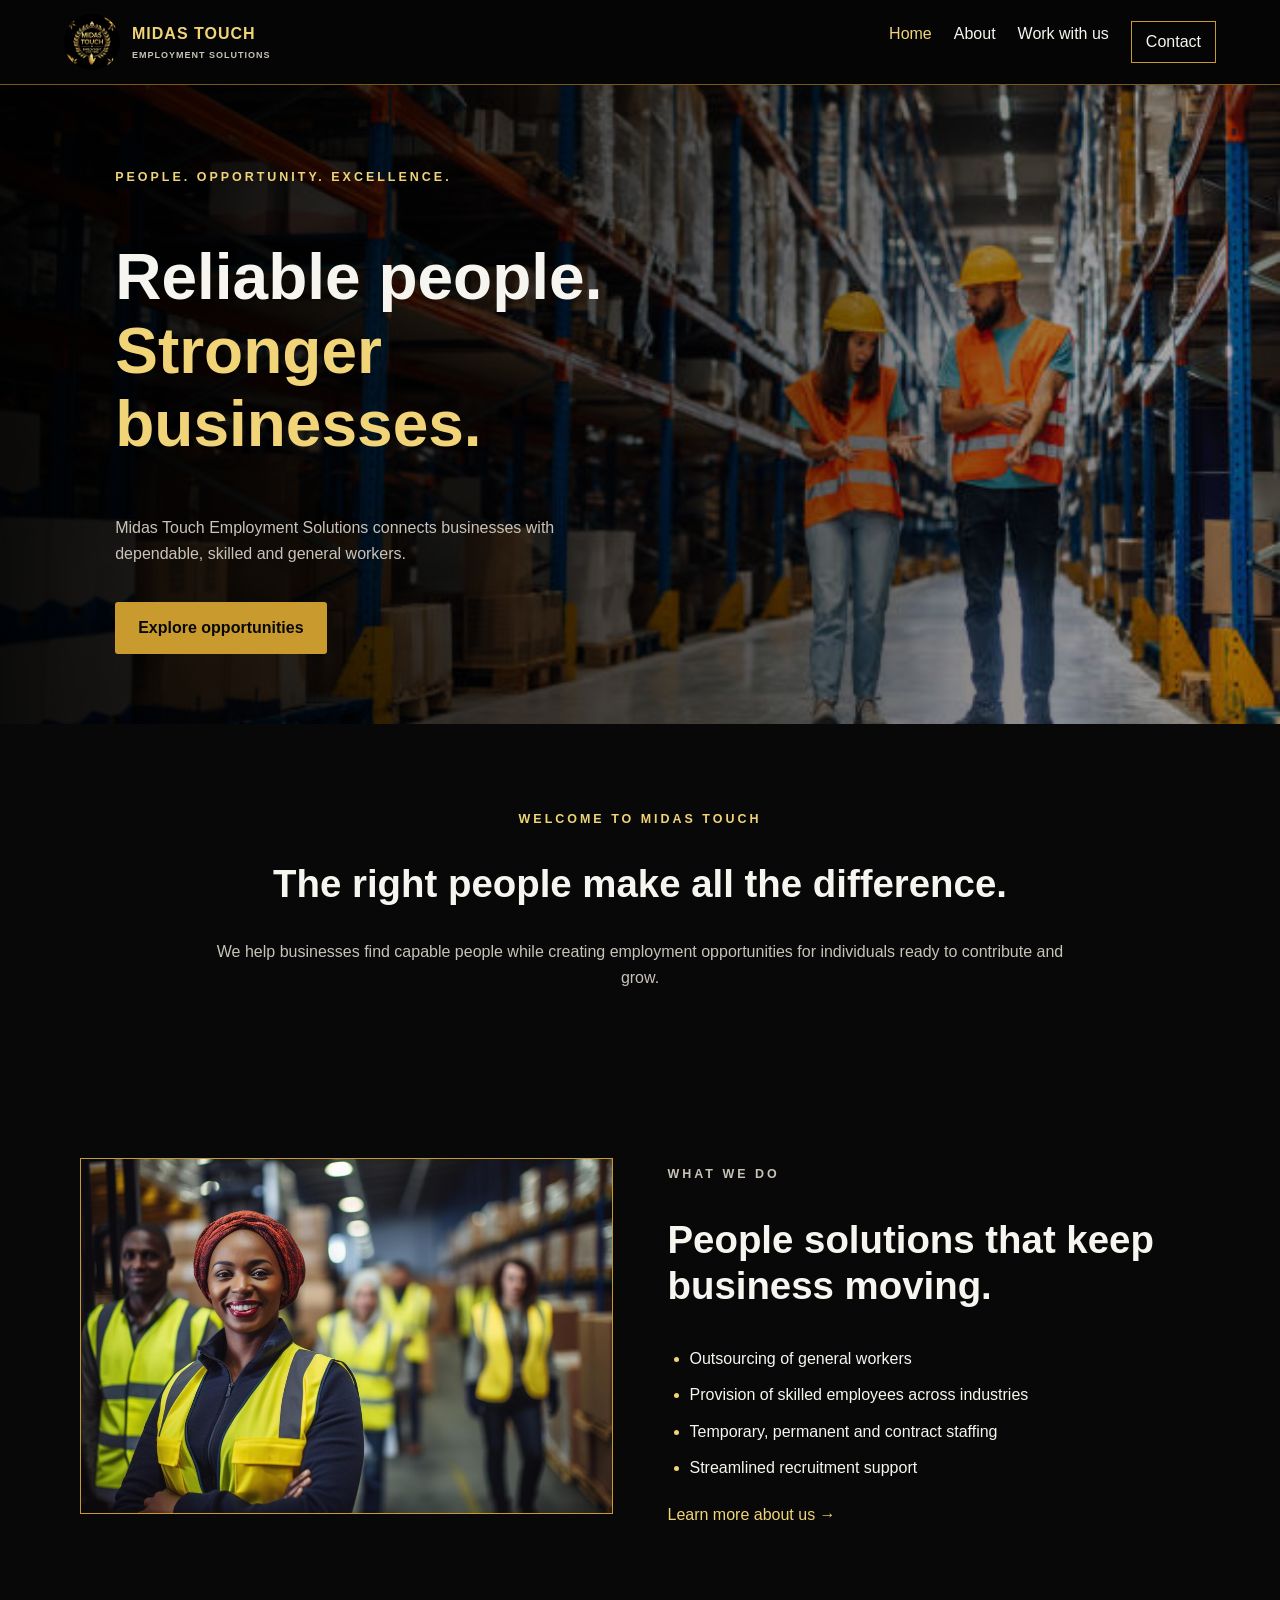
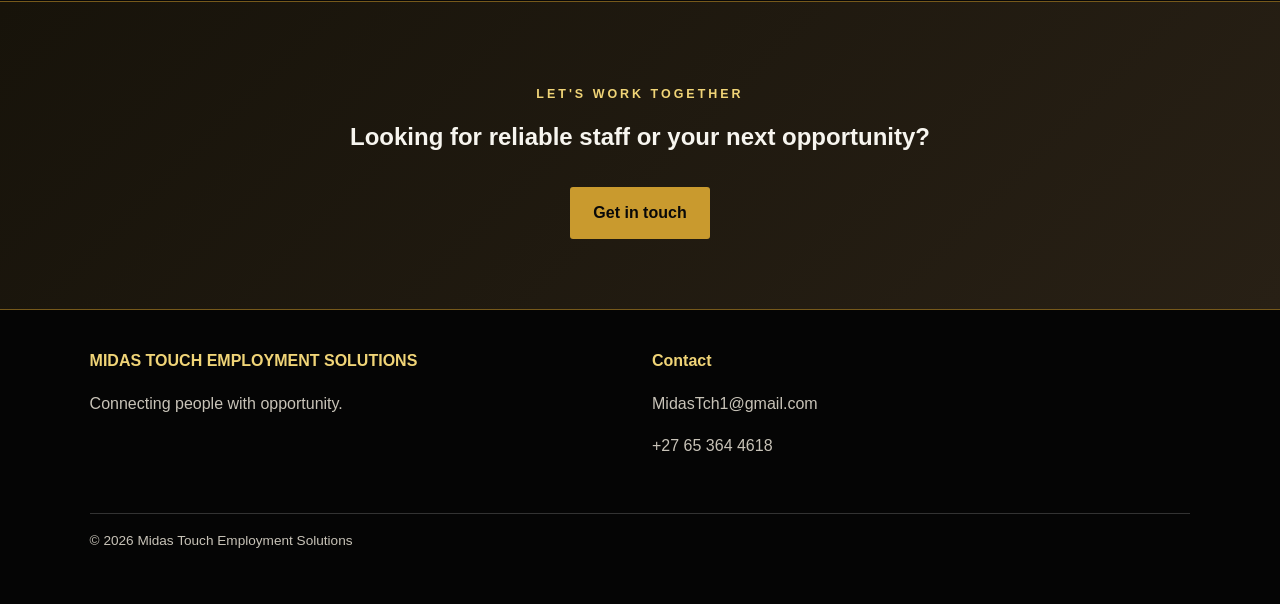
<file: index.html>
<!DOCTYPE html>
<html lang="en">
<head>
  <meta charset="UTF-8">
  <meta name="viewport" content="width=device-width, initial-scale=1.0">
  <meta name="description" content="Midas Touch Employment Solutions connects businesses with reliable, skilled and general workers.">
  <title>Midas Touch Employment Solutions | Home</title>
  <link rel="stylesheet" href="site.css">
</head>
<body>
  <header class="site-header">
    <a class="brand" href="index.html" aria-label="Midas Touch home">
      <img src="Midas-TES-Website/Branding/logo.jpg" alt="Midas Touch Employment Solutions logo">
      <span>MIDAS TOUCH <small>EMPLOYMENT SOLUTIONS</small></span>
    </a>
    <nav aria-label="Main navigation">
      <a class="active" href="index.html">Home</a>
      <a href="about.html">About</a>
      <a href="work.html">Work with us</a>
      <a class="nav-cta" href="mailto:MidasTch1@gmail.com">Contact</a>
    </nav>
  </header>

  <main>
    <section class="hero">
      <img class="hero-image" src="Midas-TES-Website/Branding/warehouse.jpg" alt="Warehouse team working in a logistics facility">
      <div class="hero-shade"></div>
      <div class="hero-content">
        <p class="eyebrow">PEOPLE. OPPORTUNITY. EXCELLENCE.</p>
        <h1>Reliable people.<br><span>Stronger businesses.</span></h1>
        <p>Midas Touch Employment Solutions connects businesses with dependable, skilled and general workers.</p>
        <a class="button" href="work.html">Explore opportunities</a>
      </div>
    </section>

    <section class="intro section-wrap">
      <p class="eyebrow">WELCOME TO MIDAS TOUCH</p>
      <h2>The right people make all the difference.</h2>
      <p>We help businesses find capable people while creating employment opportunities for individuals ready to contribute and grow.</p>
    </section>

    <section class="feature section-wrap">
      <div class="feature-image">
        <img src="Midas-TES-Website/Branding/team.jpg" alt="Warehouse employees ready for work">
      </div>
      <div class="feature-copy">
        <p class="eyebrow">WHAT WE DO</p>
        <h2>People solutions that keep business moving.</h2>
        <ul class="gold-list">
          <li>Outsourcing of general workers</li>
          <li>Provision of skilled employees across industries</li>
          <li>Temporary, permanent and contract staffing</li>
          <li>Streamlined recruitment support</li>
        </ul>
        <a class="text-link" href="about.html">Learn more about us →</a>
      </div>
    </section>

    <section class="callout">
      <p class="eyebrow">LET'S WORK TOGETHER</p>
      <h2>Looking for reliable staff or your next opportunity?</h2>
      <a class="button" href="mailto:MidasTch1@gmail.com">Get in touch</a>
    </section>
  </main>

  <footer class="site-footer">
    <div><strong>MIDAS TOUCH EMPLOYMENT SOLUTIONS</strong><p>Connecting people with opportunity.</p></div>
    <div><strong>Contact</strong><p><a href="mailto:MidasTch1@gmail.com">MidasTch1@gmail.com</a></p><p><a href="tel:+27653644618">+27 65 364 4618</a></p></div>
    <p class="copyright">© 2026 Midas Touch Employment Solutions</p>
  </footer>
</body>
</html>
</file>
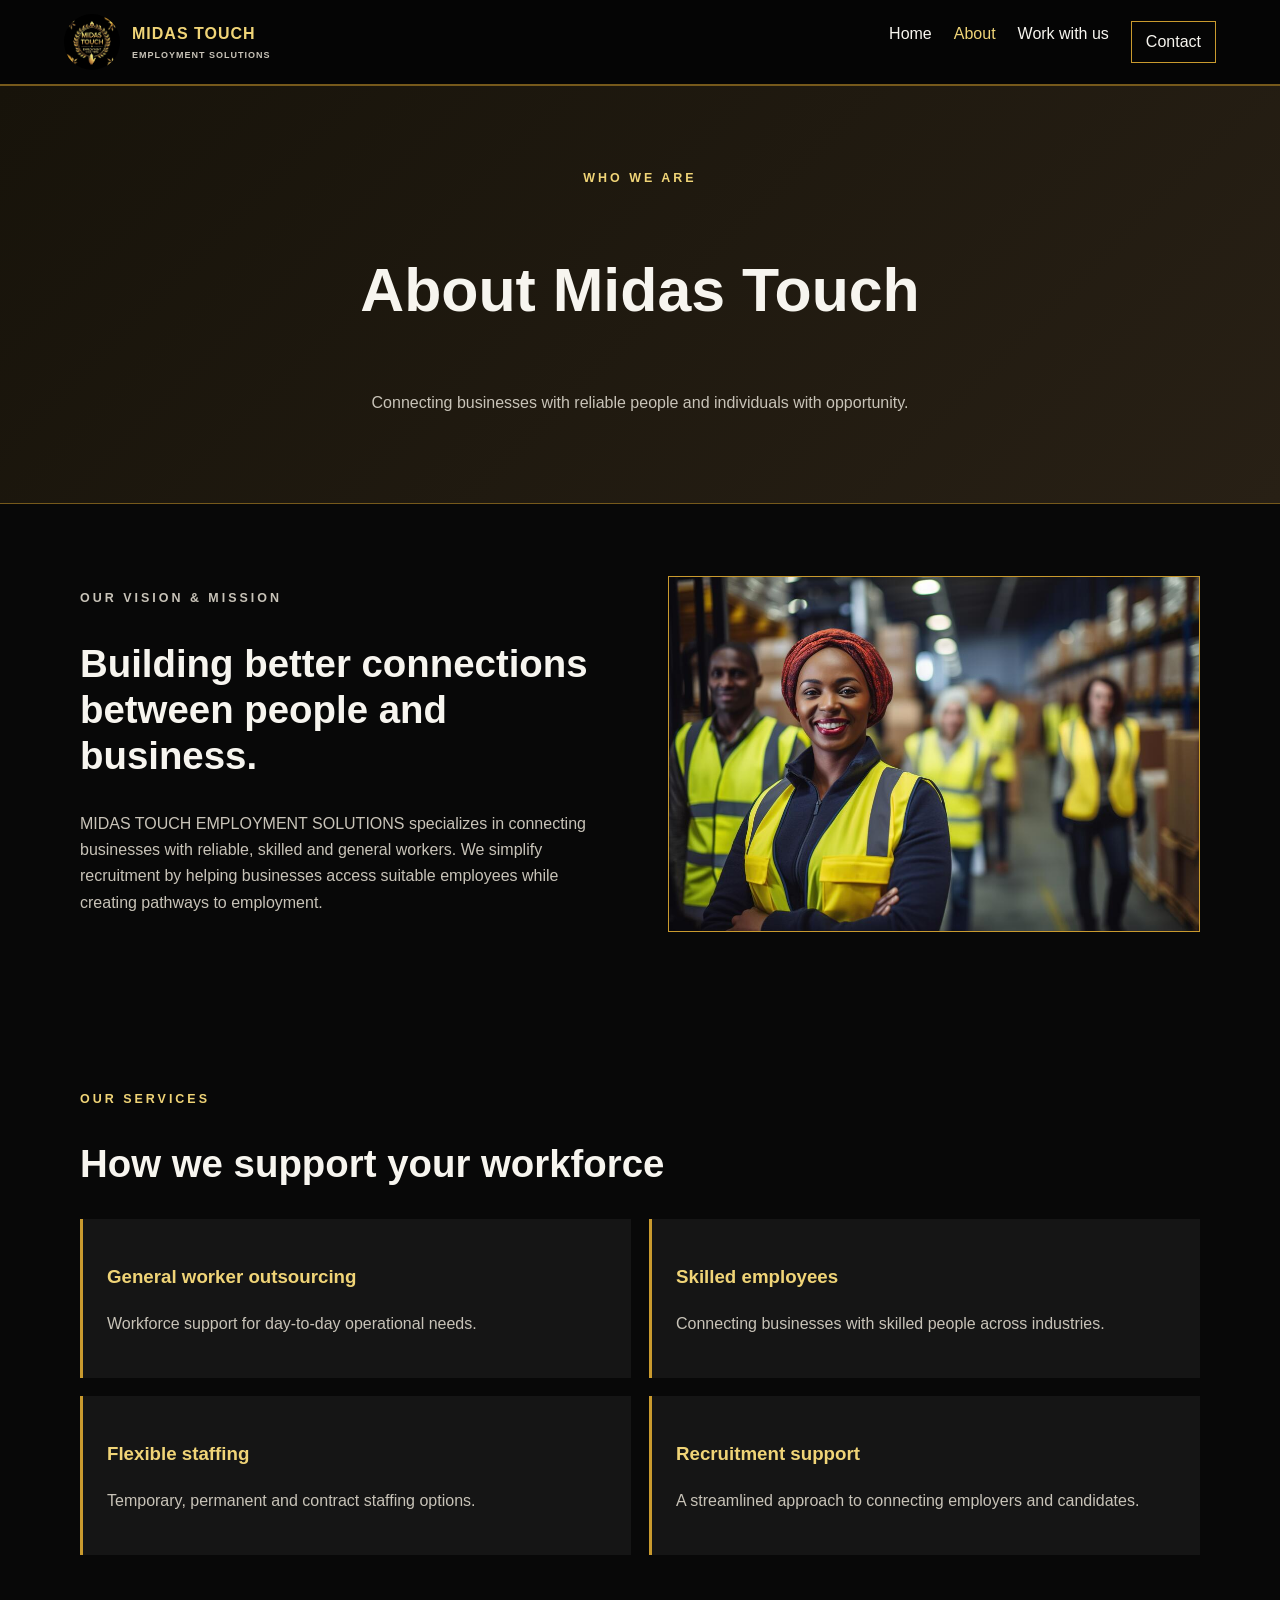
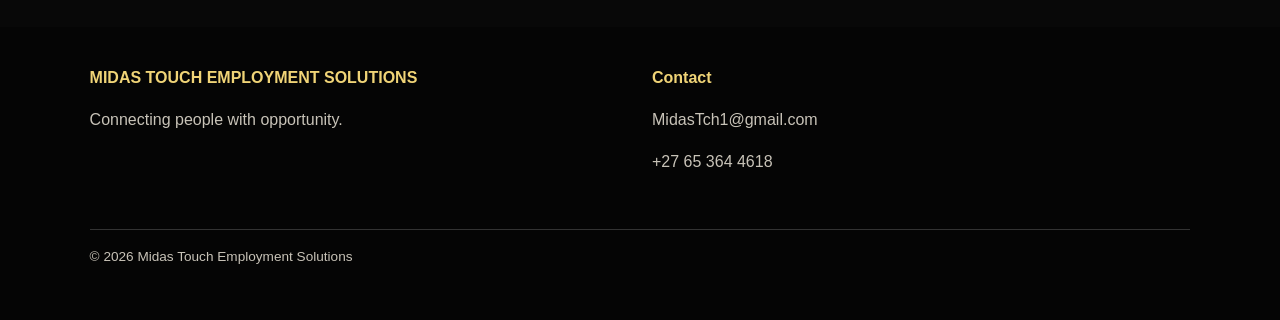
<file: about.html>
<!DOCTYPE html>
<html lang="en">
<head>
  <meta charset="UTF-8">
  <meta name="viewport" content="width=device-width, initial-scale=1.0">
  <meta name="description" content="Learn about Midas Touch Employment Solutions.">
  <title>About | Midas Touch Employment Solutions</title>
  <link rel="stylesheet" href="site.css">
</head>
<body>
  <header class="site-header">
    <a class="brand" href="index.html" aria-label="Midas Touch home">
      <img src="Midas-TES-Website/Branding/logo.jpg" alt="Midas Touch Employment Solutions logo">
      <span>MIDAS TOUCH <small>EMPLOYMENT SOLUTIONS</small></span>
    </a>
    <nav aria-label="Main navigation">
      <a href="index.html">Home</a><a class="active" href="about.html">About</a>
      <a href="work.html">Work with us</a><a class="nav-cta" href="mailto:MidasTch1@gmail.com">Contact</a>
    </nav>
  </header>
  <main>
    <section class="page-banner">
      <p class="eyebrow">WHO WE ARE</p>
      <h1>About Midas Touch</h1>
      <p>Connecting businesses with reliable people and individuals with opportunity.</p>
    </section>
    <section class="section-wrap about-layout">
      <div>
        <p class="eyebrow">OUR VISION & MISSION</p>
        <h2>Building better connections between people and business.</h2>
        <p>MIDAS TOUCH EMPLOYMENT SOLUTIONS specializes in connecting businesses with reliable, skilled and general workers. We simplify recruitment by helping businesses access suitable employees while creating pathways to employment.</p>
      </div>
      <img src="Midas-TES-Website/Branding/team.jpg" alt="Employees in a warehouse workplace">
    </section>
    <section class="section-wrap services">
      <p class="eyebrow">OUR SERVICES</p><h2>How we support your workforce</h2>
      <div class="service-grid">
        <article><h3>General worker outsourcing</h3><p>Workforce support for day-to-day operational needs.</p></article>
        <article><h3>Skilled employees</h3><p>Connecting businesses with skilled people across industries.</p></article>
        <article><h3>Flexible staffing</h3><p>Temporary, permanent and contract staffing options.</p></article>
        <article><h3>Recruitment support</h3><p>A streamlined approach to connecting employers and candidates.</p></article>
      </div>
    </section>
  </main>
  <footer class="site-footer">
    <div><strong>MIDAS TOUCH EMPLOYMENT SOLUTIONS</strong><p>Connecting people with opportunity.</p></div>
    <div><strong>Contact</strong><p><a href="mailto:MidasTch1@gmail.com">MidasTch1@gmail.com</a></p><p><a href="tel:+27653644618">+27 65 364 4618</a></p></div>
    <p class="copyright">© 2026 Midas Touch Employment Solutions</p>
  </footer>
</body>
</html>
</file>
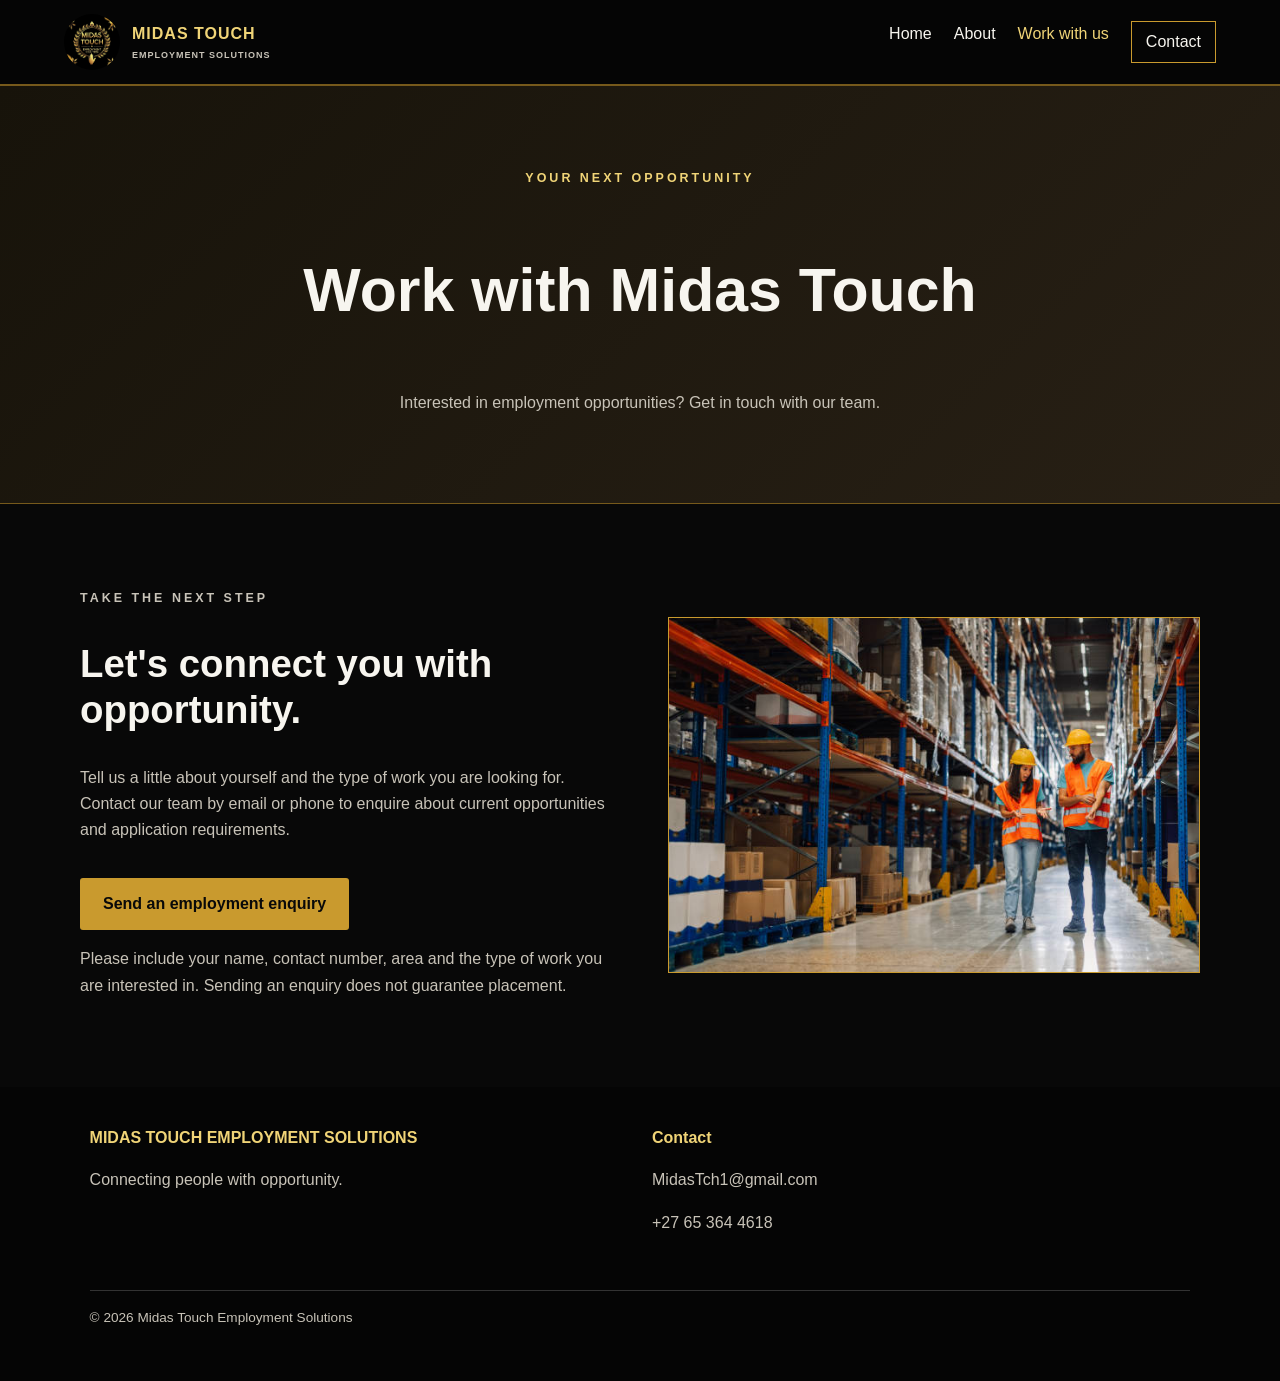
<file: work.html>
<!DOCTYPE html>
<html lang="en">
<head>
  <meta charset="UTF-8">
  <meta name="viewport" content="width=device-width, initial-scale=1.0">
  <meta name="description" content="Explore employment opportunities with Midas Touch Employment Solutions.">
  <title>Work with us | Midas Touch Employment Solutions</title>
  <link rel="stylesheet" href="site.css">
</head>
<body>
  <header class="site-header">
    <a class="brand" href="index.html" aria-label="Midas Touch home">
      <img src="Midas-TES-Website/Branding/logo.jpg" alt="Midas Touch Employment Solutions logo">
      <span>MIDAS TOUCH <small>EMPLOYMENT SOLUTIONS</small></span>
    </a>
    <nav aria-label="Main navigation">
      <a href="index.html">Home</a><a href="about.html">About</a>
      <a class="active" href="work.html">Work with us</a><a class="nav-cta" href="mailto:MidasTch1@gmail.com">Contact</a>
    </nav>
  </header>
  <main>
    <section class="page-banner">
      <p class="eyebrow">YOUR NEXT OPPORTUNITY</p>
      <h1>Work with Midas Touch</h1>
      <p>Interested in employment opportunities? Get in touch with our team.</p>
    </section>
    <section class="section-wrap work-layout">
      <div>
        <p class="eyebrow">TAKE THE NEXT STEP</p>
        <h2>Let's connect you with opportunity.</h2>
        <p>Tell us a little about yourself and the type of work you are looking for. Contact our team by email or phone to enquire about current opportunities and application requirements.</p>
        <a class="button" href="mailto:MidasTch1@gmail.com?subject=Employment%20enquiry">Send an employment enquiry</a>
        <p class="small-note">Please include your name, contact number, area and the type of work you are interested in. Sending an enquiry does not guarantee placement.</p>
      </div>
      <img src="Midas-TES-Website/Branding/warehouse.jpg" alt="Warehouse workplace">
    </section>
  </main>
  <footer class="site-footer">
    <div><strong>MIDAS TOUCH EMPLOYMENT SOLUTIONS</strong><p>Connecting people with opportunity.</p></div>
    <div><strong>Contact</strong><p><a href="mailto:MidasTch1@gmail.com">MidasTch1@gmail.com</a></p><p><a href="tel:+27653644618">+27 65 364 4618</a></p></div>
    <p class="copyright">© 2026 Midas Touch Employment Solutions</p>
  </footer>
</body>
</html>
</file>
<file: site.css>
:root{--black:#080808;--panel:#151515;--gold:#c99a2e;--gold-light:#f0d477;--white:#f7f5ef;--muted:#c8c3b8;font-family:Arial,sans-serif}*{box-sizing:border-box}html{scroll-behavior:smooth}body{margin:0;background:var(--black);color:var(--white);line-height:1.65}a{color:inherit}.site-header{padding:14px clamp(18px,5vw,70px);display:flex;align-items:center;justify-content:space-between;gap:24px;background:#050505;border-bottom:1px solid #76591b}.brand{display:flex;align-items:center;gap:12px;text-decoration:none;color:var(--gold-light);font-weight:bold;letter-spacing:1px}.brand img{width:56px;height:56px;object-fit:cover;border-radius:50%}.brand small{display:block;font-size:9px;color:var(--muted)}nav{display:flex;flex-wrap:wrap;gap:22px}nav a{text-decoration:none}nav a:hover,nav a.active{color:var(--gold-light)}nav .nav-cta{border:1px solid var(--gold);padding:7px 14px}.hero{min-height:520px;position:relative;display:grid;align-items:center;overflow:hidden}.hero-image,.hero-shade{position:absolute;inset:0;width:100%;height:100%}.hero-image{object-fit:cover}.hero-shade{background:linear-gradient(90deg,#000e,#0009 55%,#0003)}.hero-content{position:relative;z-index:1;max-width:760px;padding:70px clamp(22px,9vw,130px)}.eyebrow{color:var(--gold-light);font-size:.78rem;letter-spacing:3px;font-weight:bold}.hero h1{font-size:clamp(2.4rem,5vw,4.5rem);line-height:1.15}.hero h1 span{color:var(--gold-light)}.hero-content>p:not(.eyebrow),.intro>p:last-child,.feature-copy p,.about-layout p,.work-layout p{color:var(--muted)}.button{display:inline-block;margin-top:18px;padding:13px 23px;background:var(--gold);color:#090909;border-radius:3px;text-decoration:none;font-weight:bold}.section-wrap{width:min(1120px,88%);margin:auto;padding:72px 0}.intro{text-align:center;max-width:850px}.intro h2,.feature h2,.about-layout h2,.services h2,.work-layout h2{font-size:clamp(1.8rem,3vw,2.7rem);line-height:1.2}.feature,.about-layout,.work-layout{display:grid;grid-template-columns:1fr 1fr;align-items:center;gap:55px}.feature img,.about-layout img,.work-layout img{width:100%;max-height:420px;object-fit:cover;border:1px solid var(--gold)}.gold-list{padding-left:22px}.gold-list li{padding:5px 0}.gold-list li::marker{color:var(--gold-light)}.text-link{color:var(--gold-light);text-decoration:none}.callout,.page-banner{text-align:center;padding:70px 20px;background:linear-gradient(135deg,#17130a,#282015);border-block:1px solid #76591b}.callout h2{max-width:760px;margin:12px auto}.page-banner h1{font-size:clamp(2.2rem,5vw,3.8rem)}.page-banner p:last-child{color:var(--muted)}.service-grid{display:grid;grid-template-columns:repeat(2,1fr);gap:18px;margin-top:28px}.service-grid article{padding:24px;background:var(--panel);border-left:3px solid var(--gold)}.service-grid h3{color:var(--gold-light)}.service-grid p,.small-note{color:var(--muted)}.site-footer{display:grid;grid-template-columns:1fr 1fr;gap:24px;padding:38px 7%;background:#050505;color:var(--muted)}.site-footer strong{color:var(--gold-light)}.site-footer a{text-decoration:none}.copyright{grid-column:1/-1;border-top:1px solid #333;padding-top:16px;font-size:.85rem}@media(max-width:720px){.site-header{flex-direction:column;align-items:flex-start}nav{gap:14px}.hero{min-height:470px}.hero-content{padding:55px 24px}.feature,.about-layout,.work-layout{grid-template-columns:1fr}.service-grid,.site-footer{grid-template-columns:1fr}.copyright{grid-column:auto}}
</file>
